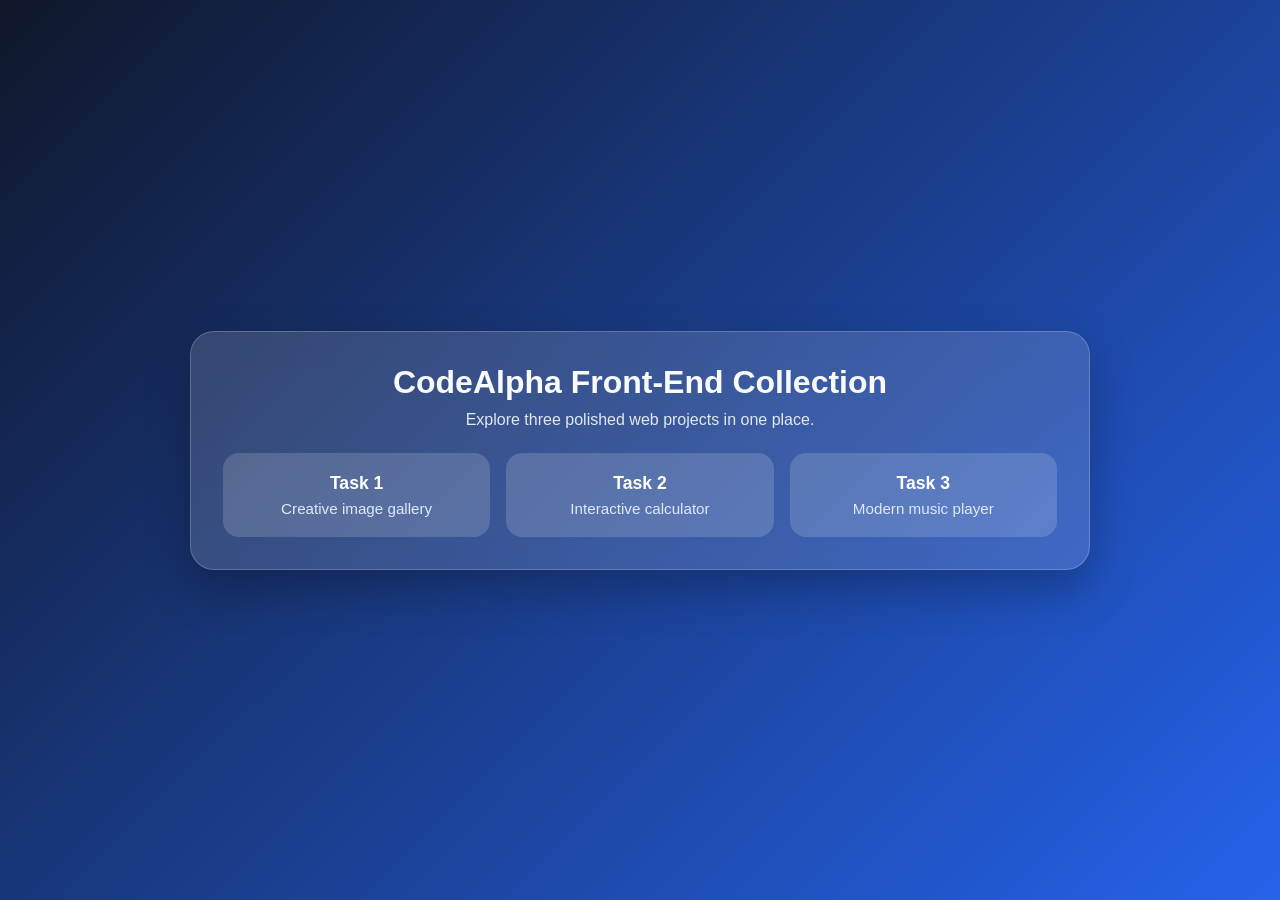
<file: index.html>
<!DOCTYPE html>
<html lang="en">
  <head>
    <meta charset="UTF-8" />
    <meta name="viewport" content="width=device-width, initial-scale=1.0" />
    <title>CodeAlpha Projects</title>
    <style>
      :root {
        color-scheme: dark;
      }

      * {
        box-sizing: border-box;
      }

      body {
        margin: 0;
        min-height: 100vh;
        font-family: Arial, Helvetica, sans-serif;
        display: flex;
        align-items: center;
        justify-content: center;
        padding: 24px;
        background: linear-gradient(135deg, #0f172a 0%, #2563eb 100%);
        color: #f8fafc;
      }

      .panel {
        width: min(900px, 100%);
        background: rgba(255, 255, 255, 0.14);
        backdrop-filter: blur(15px);
        border: 1px solid rgba(255, 255, 255, 0.2);
        border-radius: 24px;
        box-shadow: 0 20px 45px rgba(0, 0, 0, 0.25);
        padding: 32px;
        text-align: center;
      }

      h1 {
        margin: 0 0 10px;
        font-size: 2rem;
      }

      p {
        margin: 0 0 24px;
        color: #e2e8f0;
      }

      .grid {
        display: grid;
        gap: 16px;
        grid-template-columns: repeat(auto-fit, minmax(200px, 1fr));
      }

      .project-card {
        display: block;
        text-decoration: none;
        color: #fff;
        padding: 20px;
        border-radius: 16px;
        background: rgba(255, 255, 255, 0.16);
        transition: transform 0.2s ease, background 0.2s ease;
      }

      .project-card:hover {
        transform: translateY(-4px);
        background: rgba(255, 255, 255, 0.24);
      }

      .project-title {
        display: block;
        font-size: 1.1rem;
        font-weight: 700;
        margin-bottom: 6px;
      }

      .project-desc {
        display: block;
        font-size: 0.95rem;
        color: #dbeafe;
      }
    </style>
  </head>
  <body>
    <div class="panel">
      <h1>CodeAlpha Front-End Collection</h1>
      <p>Explore three polished web projects in one place.</p>

      <div class="grid">
        <a class="project-card" href="codealpha_task_1_image-gallery/index.html">
          <span class="project-title">Task 1</span>
          <span class="project-desc">Creative image gallery</span>
        </a>

        <a class="project-card" href="codealpha_task_2_calculator/index.html">
          <span class="project-title">Task 2</span>
          <span class="project-desc">Interactive calculator</span>
        </a>

        <a class="project-card" href="codealpha_task_3_music-player/index.html">
          <span class="project-title">Task 3</span>
          <span class="project-desc">Modern music player</span>
        </a>
      </div>
    </div>
  </body>
</html>
</file>
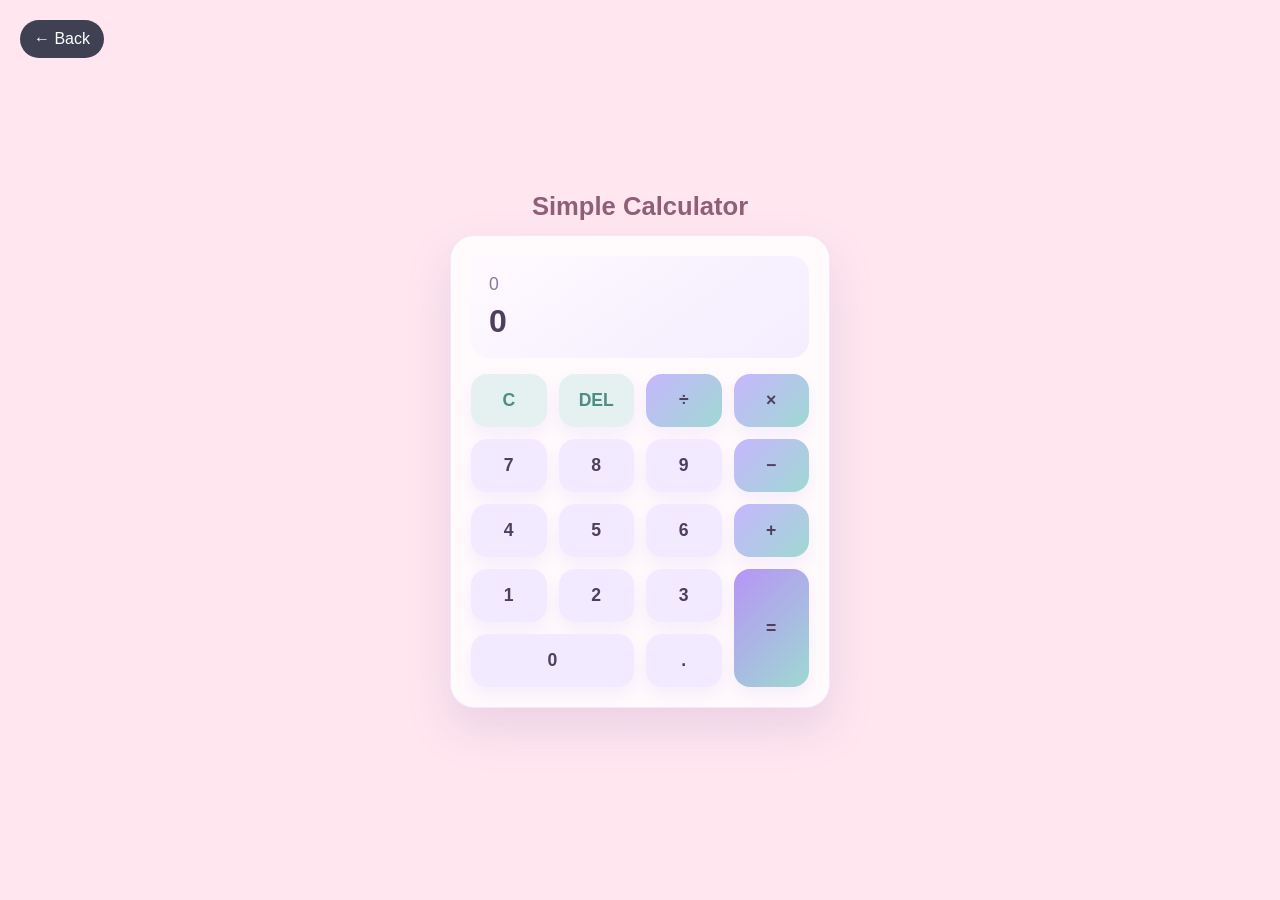
<file: codealpha_task_2_calculator/index.html>
<!DOCTYPE html>
<html lang="en">
  <head>
    <meta charset="UTF-8" />
    <meta name="viewport" content="width=device-width, initial-scale=1.0" />
    <title>Calculator</title>
    <link rel="stylesheet" href="style.css" />
  </head>
  <body>
    <a href="../index.html" style="position: fixed; top: 20px; left: 20px; z-index: 20; text-decoration: none; color: #fff; background: rgba(15, 23, 42, 0.8); padding: 10px 14px; border-radius: 999px; backdrop-filter: blur(8px);">← Back</a>
    <main class="calculator-shell">
      <h1 class="calculator-title">Simple Calculator</h1>
      <section class="calculator-card" aria-label="Calculator">
        <div class="display">
          <div id="expression" class="expression">0</div>
          <div id="result" class="result">0</div>
        </div>

        <div class="buttons">
          <button class="btn control" data-action="clear">C</button>
          <button class="btn control" data-action="delete">DEL</button>
          <button class="btn operator" data-value="/">÷</button>
          <button class="btn operator" data-value="*">×</button>

          <button class="btn number" data-value="7">7</button>
          <button class="btn number" data-value="8">8</button>
          <button class="btn number" data-value="9">9</button>
          <button class="btn operator" data-value="-">−</button>

          <button class="btn number" data-value="4">4</button>
          <button class="btn number" data-value="5">5</button>
          <button class="btn number" data-value="6">6</button>
          <button class="btn operator" data-value="+">+</button>

          <button class="btn number" data-value="1">1</button>
          <button class="btn number" data-value="2">2</button>
          <button class="btn number" data-value="3">3</button>
          <button class="btn equals" data-action="equals">=</button>

          <button class="btn number zero" data-value="0">0</button>
          <button class="btn number" data-value=".">.</button>
        </div>
      </section>
    </main>

    <script src="script.js"></script>
  </body>
</html>
</file>
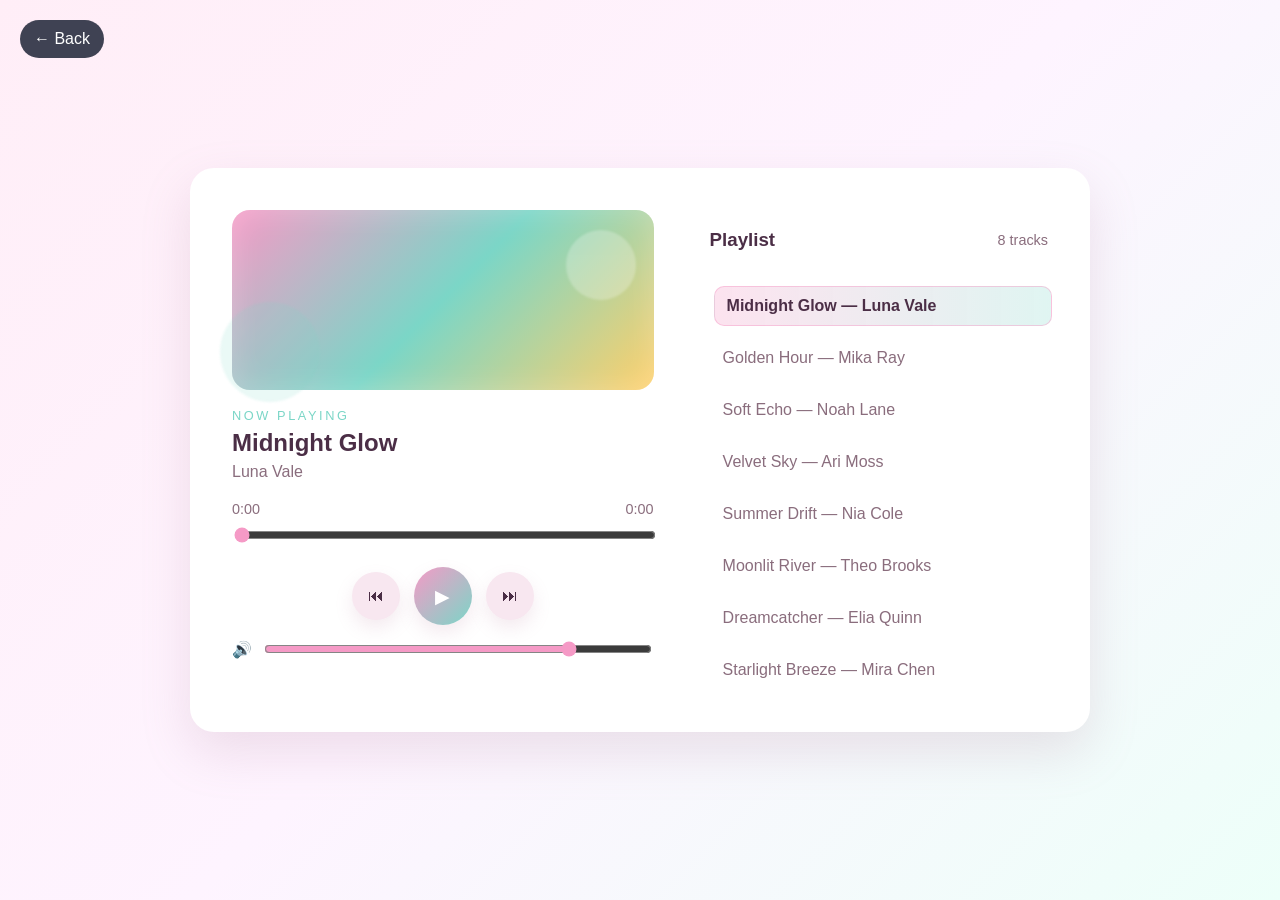
<file: codealpha_task_3_music-player/index.html>
<!DOCTYPE html>
<html lang="en">
  <head>
    <meta charset="UTF-8" />
    <meta name="viewport" content="width=device-width, initial-scale=1.0" />
    <title>Music Player</title>
    <link rel="stylesheet" href="style.css" />
  </head>
  <body>
    <a href="../index.html" style="position: fixed; top: 20px; left: 20px; z-index: 20; text-decoration: none; color: #fff; background: rgba(15, 23, 42, 0.8); padding: 10px 14px; border-radius: 999px; backdrop-filter: blur(8px);">← Back</a>
    <main class="player-shell">
      <section class="player-card">
        <div class="player-main">
          <div class="player-panel">
            <div class="cover-wrap">
              <div class="cover"></div>
              <div class="orb orb-one"></div>
              <div class="orb orb-two"></div>
            </div>
            <div class="info">
              <p class="eyebrow">Now Playing</p>
              <h1 id="title">Midnight Glow</h1>
              <p id="artist">Luna Vale</p>
            </div>

            <div class="progress-wrap">
              <div class="time-row">
                <span id="current-time">0:00</span>
                <span id="duration">0:00</span>
              </div>
              <input id="progress" type="range" min="0" max="100" value="0" />
            </div>

            <div class="controls">
              <button id="prev" class="control-btn">⏮</button>
              <button id="playPause" class="play-btn">▶</button>
              <button id="next" class="control-btn">⏭</button>
            </div>

            <div class="volume-row">
              <span>🔊</span>
              <input id="volume" type="range" min="0" max="1" step="0.1" value="0.8" />
            </div>
          </div>

          <div class="playlist-panel">
            <div class="playlist-header">
              <h3>Playlist</h3>
              <span>8 tracks</span>
            </div>
            <ul id="playlist"></ul>
          </div>
        </div>
      </section>
    </main>

    <script src="script.js"></script>
  </body>
</html>
</file>
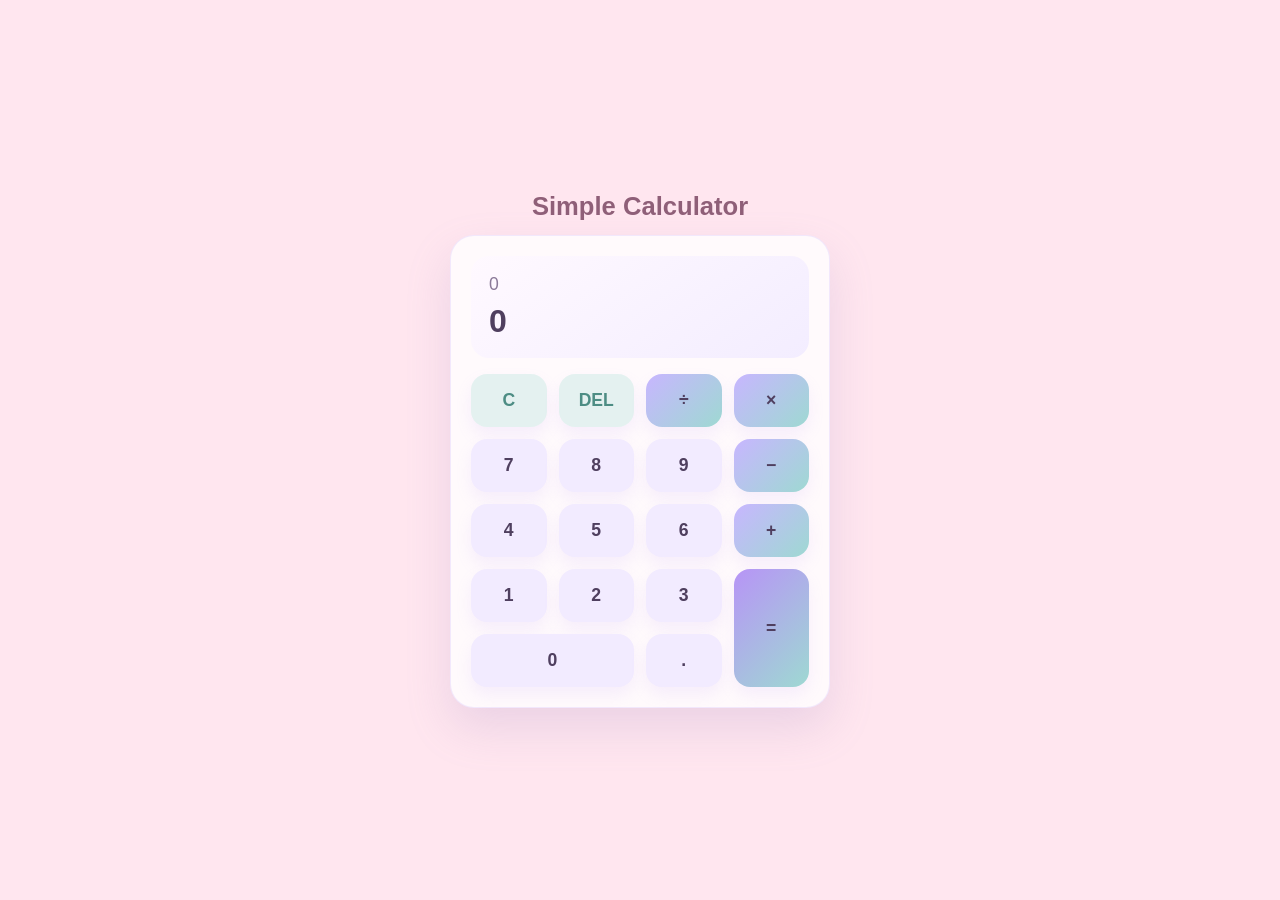
<file: calculator.html>
<!DOCTYPE html>
<html lang="en">
  <head>
    <meta charset="UTF-8" />
    <meta name="viewport" content="width=device-width, initial-scale=1.0" />
    <title>Calculator</title>
    <link rel="stylesheet" href="calculator.css" />
  </head>
  <body>
    <main class="calculator-shell">
      <h1 class="calculator-title">Simple Calculator</h1>
      <section class="calculator-card" aria-label="Calculator">
        <div class="display">
          <div id="expression" class="expression">0</div>
          <div id="result" class="result">0</div>
        </div>

        <div class="buttons">
          <button class="btn control" data-action="clear">C</button>
          <button class="btn control" data-action="delete">DEL</button>
          <button class="btn operator" data-value="/">÷</button>
          <button class="btn operator" data-value="*">×</button>

          <button class="btn number" data-value="7">7</button>
          <button class="btn number" data-value="8">8</button>
          <button class="btn number" data-value="9">9</button>
          <button class="btn operator" data-value="-">−</button>

          <button class="btn number" data-value="4">4</button>
          <button class="btn number" data-value="5">5</button>
          <button class="btn number" data-value="6">6</button>
          <button class="btn operator" data-value="+">+</button>

          <button class="btn number" data-value="1">1</button>
          <button class="btn number" data-value="2">2</button>
          <button class="btn number" data-value="3">3</button>
          <button class="btn equals" data-action="equals">=</button>

          <button class="btn number zero" data-value="0">0</button>
          <button class="btn number" data-value=".">.</button>
        </div>
      </section>
    </main>

    <script src="calculator.js"></script>
  </body>
</html>
</file>
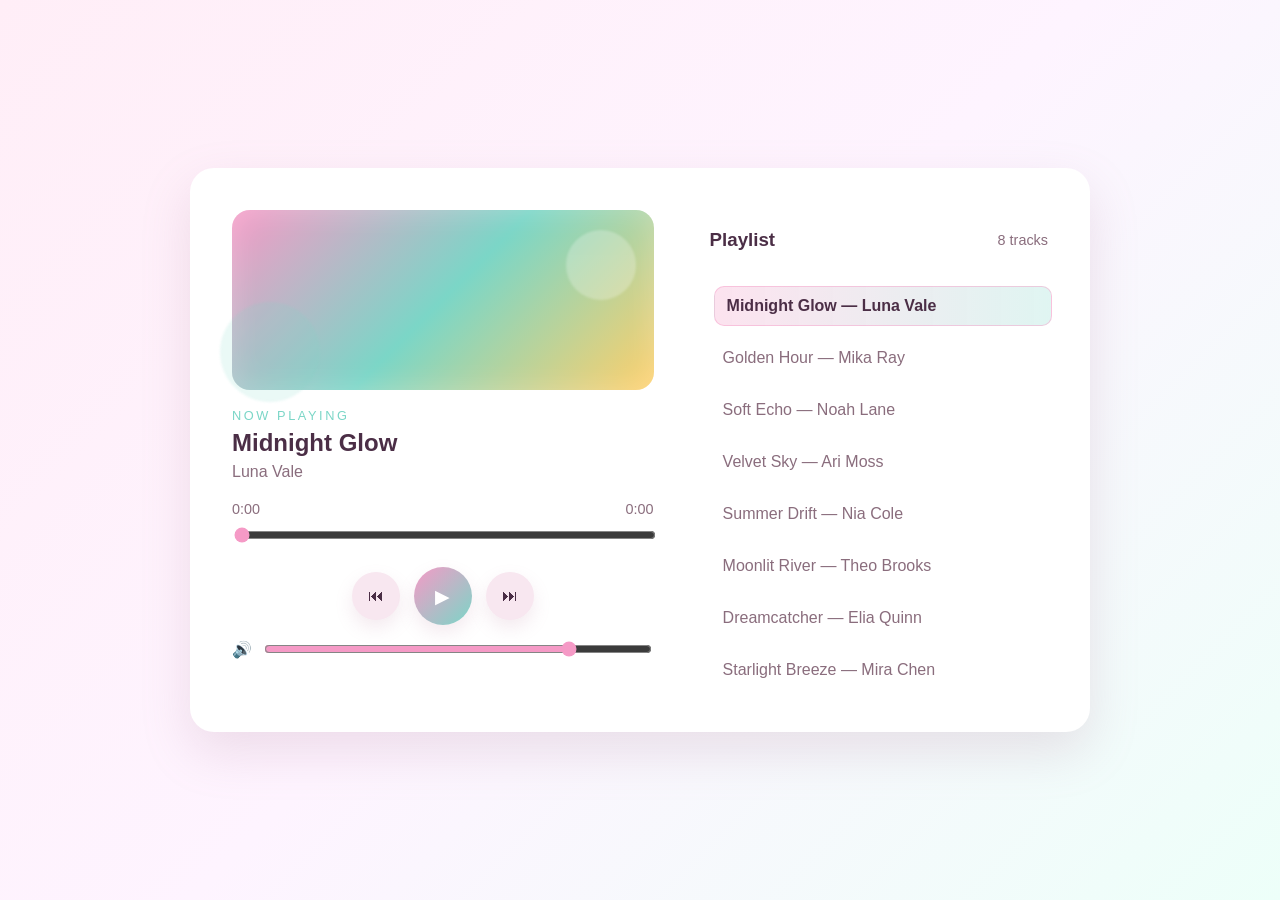
<file: music-player.html>
<!DOCTYPE html>
<html lang="en">
  <head>
    <meta charset="UTF-8" />
    <meta name="viewport" content="width=device-width, initial-scale=1.0" />
    <title>Music Player</title>
    <link rel="stylesheet" href="music-player.css" />
  </head>
  <body>
    <main class="player-shell">
      <section class="player-card">
        <div class="player-main">
          <div class="player-panel">
            <div class="cover-wrap">
              <div class="cover"></div>
              <div class="orb orb-one"></div>
              <div class="orb orb-two"></div>
            </div>
            <div class="info">
              <p class="eyebrow">Now Playing</p>
              <h1 id="title">Midnight Glow</h1>
              <p id="artist">Luna Vale</p>
            </div>

            <div class="progress-wrap">
              <div class="time-row">
                <span id="current-time">0:00</span>
                <span id="duration">0:00</span>
              </div>
              <input id="progress" type="range" min="0" max="100" value="0" />
            </div>

            <div class="controls">
              <button id="prev" class="control-btn">⏮</button>
              <button id="playPause" class="play-btn">▶</button>
              <button id="next" class="control-btn">⏭</button>
            </div>

            <div class="volume-row">
              <span>🔊</span>
              <input id="volume" type="range" min="0" max="1" step="0.1" value="0.8" />
            </div>
          </div>

          <div class="playlist-panel">
            <div class="playlist-header">
              <h3>Playlist</h3>
              <span>8 tracks</span>
            </div>
            <ul id="playlist"></ul>
          </div>
        </div>
      </section>
    </main>

    <script src="music-player.js"></script>
  </body>
</html>
</file>
<file: codealpha_task_2_calculator/style.css>
:root {
  color-scheme: light;
  --bg: #ffe6ef;
  --card: #fffafc;
  --text: #4f3f5f;
  --muted: #8b7a99;
  --accent: #b794f6;
  --accent-2: #8dd3c7;
  --button: #f2ebff;
  --button-hover: #e8dcff;
  --operator: linear-gradient(135deg, #c8b6ff, #9ed9d2);
}

* {
  box-sizing: border-box;
}

body {
  margin: 0;
  min-height: 100vh;
  font-family: "Segoe UI", Tahoma, Geneva, Verdana, sans-serif;
  display: grid;
  place-items: center;
  background: var(--bg);
  color: var(--text);
  padding: 20px;
}

.calculator-shell {
  width: min(100%, 380px);
}

.calculator-title {
  text-align: center;
  margin: 0 0 14px;
  color: #8f5f78;
  font-size: 1.6rem;
  font-weight: 700;
}

.calculator-card {
  background: var(--card);
  border: 1px solid rgba(183, 148, 246, 0.18);
  border-radius: 24px;
  padding: 20px;
  box-shadow: 0 20px 45px rgba(153, 128, 190, 0.2);
}

.display {
  background: linear-gradient(145deg, #fff9ff, #f3edff);
  border-radius: 18px;
  padding: 18px;
  margin-bottom: 16px;
  min-height: 100px;
  display: flex;
  flex-direction: column;
  justify-content: flex-end;
  gap: 8px;
}

.expression {
  font-size: 1.1rem;
  color: var(--muted);
  word-break: break-all;
}

.result {
  font-size: 2rem;
  font-weight: 600;
  word-break: break-all;
}

.buttons {
  display: grid;
  grid-template-columns: repeat(4, 1fr);
  gap: 12px;
}

.btn {
  border: none;
  border-radius: 16px;
  padding: 16px 0;
  font-size: 1.1rem;
  font-weight: 600;
  cursor: pointer;
  transition: transform 0.15s ease, background 0.2s ease;
  color: var(--text);
  background: var(--button);
  box-shadow: 0 8px 16px rgba(183, 148, 246, 0.12);
}

.btn:hover {
  transform: translateY(-2px);
  background: var(--button-hover);
}

.btn:active {
  transform: scale(0.98);
}

.operator {
  background: var(--operator);
}

.operator:hover {
  background: linear-gradient(135deg, #c8b6ff, #afe4dc);
}

.control {
  background: rgba(141, 211, 199, 0.24);
  color: #4d8d84;
}

.equals {
  background: linear-gradient(135deg, var(--accent), #9ed9d2);
  grid-row: span 2;
}

.zero {
  grid-column: span 2;
}

@media (max-width: 420px) {
  .calculator-card {
    padding: 16px;
  }

  .btn {
    padding: 14px 0;
  }
}
</file>
<file: codealpha_task_3_music-player/style.css>
:root {
  --bg: #fff7fb;
  --card: #ffffff;
  --text: #4b2e46;
  --muted: #8a6d7d;
  --accent: #f59ac6;
  --accent-2: #7bd6c7;
  --accent-3: #ffcf69;
}

* {
  box-sizing: border-box;
}

body {
  margin: 0;
  min-height: 100vh;
  font-family: "Segoe UI", Tahoma, Geneva, Verdana, sans-serif;
  display: grid;
  place-items: center;
  background: linear-gradient(135deg, #ffeef7 0%, #fef4ff 50%, #edfff9 100%);
  color: var(--text);
  padding: 20px;
}

.player-shell {
  width: min(100%, 900px);
}

.player-card {
  background: var(--card);
  border-radius: 24px;
  padding: 24px;
  box-shadow: 0 20px 50px rgba(170, 123, 152, 0.2);
  overflow: hidden;
  position: relative;
}

.player-main {
  display: grid;
  grid-template-columns: 1.1fr 0.9fr;
  gap: 20px;
}

.player-panel,
.playlist-panel {
  background: rgba(255,255,255,0.55);
  border-radius: 20px;
  padding: 18px;
}

.cover-wrap {
  position: relative;
  margin-bottom: 18px;
}

.cover {
  height: 180px;
  border-radius: 18px;
  background: linear-gradient(135deg, var(--accent), var(--accent-2), var(--accent-3));
  box-shadow: inset 0 0 30px rgba(255,255,255,0.25);
  animation: float 6s ease-in-out infinite;
}

.orb {
  position: absolute;
  border-radius: 50%;
  filter: blur(1px);
  opacity: 0.45;
  animation: pulse 4s ease-in-out infinite;
}

.orb-one {
  width: 70px;
  height: 70px;
  background: rgba(255,255,255,0.55);
  top: 20px;
  right: 18px;
}

.orb-two {
  width: 100px;
  height: 100px;
  background: rgba(123, 214, 199, 0.35);
  bottom: -12px;
  left: -12px;
}

.eyebrow {
  color: var(--accent-2);
  font-size: 0.8rem;
  letter-spacing: 0.2em;
  text-transform: uppercase;
  margin-bottom: 6px;
}

h1 {
  margin: 0 0 6px;
  font-size: 1.5rem;
}

#artist {
  margin: 0;
  color: var(--muted);
}

.progress-wrap {
  margin: 20px 0;
}

.time-row {
  display: flex;
  justify-content: space-between;
  color: var(--muted);
  font-size: 0.9rem;
  margin-bottom: 8px;
}

input[type="range"] {
  width: 100%;
  accent-color: var(--accent);
  cursor: pointer;
}

.controls {
  display: flex;
  justify-content: center;
  align-items: center;
  gap: 14px;
  margin-bottom: 14px;
}

.control-btn, .play-btn {
  box-shadow: 0 8px 18px rgba(186, 127, 157, 0.16);
}

.control-btn,
.play-btn {
  border: none;
  border-radius: 50%;
  width: 48px;
  height: 48px;
  font-size: 1rem;
  cursor: pointer;
  transition: transform 0.2s ease;
}

.control-btn {
  background: #f8e7f0;
  color: var(--text);
}

.play-btn {
  background: linear-gradient(135deg, var(--accent), var(--accent-2));
  color: white;
  width: 58px;
  height: 58px;
  font-size: 1.2rem;
}

.control-btn:hover,
.play-btn:hover {
  transform: scale(1.05);
}

.volume-row {
  display: flex;
  align-items: center;
  gap: 10px;
  margin-bottom: 16px;
  color: var(--muted);
}

.playlist-header {
  display: flex;
  justify-content: space-between;
  align-items: center;
  margin-bottom: 10px;
}

.playlist-header span {
  color: var(--muted);
  font-size: 0.9rem;
}

#playlist {
  list-style: none;
  padding: 0;
  margin: 0;
  display: flex;
  flex-direction: column;
  gap: 6px;
}

#playlist li {
  padding: 10px 12px;
  margin-top: 6px;
  border-radius: 10px;
  border: 1px solid transparent;
  cursor: pointer;
  color: var(--muted);
  transition: background 0.2s ease, transform 0.2s ease, border-color 0.2s ease, color 0.2s ease;
}

#playlist li:hover {
  background: linear-gradient(90deg, rgba(245, 154, 198, 0.16), rgba(123, 214, 199, 0.18));
  color: var(--text);
  transform: translateX(4px);
}

#playlist li.active {
  background: linear-gradient(90deg, rgba(245, 154, 198, 0.28), rgba(123, 214, 199, 0.24));
  color: var(--text);
  border-color: rgba(245, 154, 198, 0.45);
  font-weight: 700;
  transform: translateX(4px);
}

@media (max-width: 760px) {
  .player-main {
    grid-template-columns: 1fr;
  }
}

@keyframes float {
  0%, 100% { transform: translateY(0px); }
  50% { transform: translateY(-6px); }
}

@keyframes pulse {
  0%, 100% { transform: scale(1); opacity: 0.45; }
  50% { transform: scale(1.08); opacity: 0.7; }
}
</file>
<file: calculator.css>
:root {
  color-scheme: light;
  --bg: #ffe6ef;
  --card: #fffafc;
  --text: #4f3f5f;
  --muted: #8b7a99;
  --accent: #b794f6;
  --accent-2: #8dd3c7;
  --button: #f2ebff;
  --button-hover: #e8dcff;
  --operator: linear-gradient(135deg, #c8b6ff, #9ed9d2);
}

* {
  box-sizing: border-box;
}

body {
  margin: 0;
  min-height: 100vh;
  font-family: "Segoe UI", Tahoma, Geneva, Verdana, sans-serif;
  display: grid;
  place-items: center;
  background: var(--bg);
  color: var(--text);
  padding: 20px;
}

.calculator-shell {
  width: min(100%, 380px);
}

.calculator-title {
  text-align: center;
  margin: 0 0 14px;
  color: #8f5f78;
  font-size: 1.6rem;
  font-weight: 700;
}

.calculator-card {
  background: var(--card);
  border: 1px solid rgba(183, 148, 246, 0.18);
  border-radius: 24px;
  padding: 20px;
  box-shadow: 0 20px 45px rgba(153, 128, 190, 0.2);
}

.display {
  background: linear-gradient(145deg, #fff9ff, #f3edff);
  border-radius: 18px;
  padding: 18px;
  margin-bottom: 16px;
  min-height: 100px;
  display: flex;
  flex-direction: column;
  justify-content: flex-end;
  gap: 8px;
}

.expression {
  font-size: 1.1rem;
  color: var(--muted);
  word-break: break-all;
}

.result {
  font-size: 2rem;
  font-weight: 600;
  word-break: break-all;
}

.buttons {
  display: grid;
  grid-template-columns: repeat(4, 1fr);
  gap: 12px;
}

.btn {
  border: none;
  border-radius: 16px;
  padding: 16px 0;
  font-size: 1.1rem;
  font-weight: 600;
  cursor: pointer;
  transition: transform 0.15s ease, background 0.2s ease;
  color: var(--text);
  background: var(--button);
  box-shadow: 0 8px 16px rgba(183, 148, 246, 0.12);
}

.btn:hover {
  transform: translateY(-2px);
  background: var(--button-hover);
}

.btn:active {
  transform: scale(0.98);
}

.operator {
  background: var(--operator);
}

.operator:hover {
  background: linear-gradient(135deg, #c8b6ff, #afe4dc);
}

.control {
  background: rgba(141, 211, 199, 0.24);
  color: #4d8d84;
}

.equals {
  background: linear-gradient(135deg, var(--accent), #9ed9d2);
  grid-row: span 2;
}

.zero {
  grid-column: span 2;
}

@media (max-width: 420px) {
  .calculator-card {
    padding: 16px;
  }

  .btn {
    padding: 14px 0;
  }
}
</file>
<file: music-player.css>
:root {
  --bg: #fff7fb;
  --card: #ffffff;
  --text: #4b2e46;
  --muted: #8a6d7d;
  --accent: #f59ac6;
  --accent-2: #7bd6c7;
  --accent-3: #ffcf69;
}

* {
  box-sizing: border-box;
}

body {
  margin: 0;
  min-height: 100vh;
  font-family: "Segoe UI", Tahoma, Geneva, Verdana, sans-serif;
  display: grid;
  place-items: center;
  background: linear-gradient(135deg, #ffeef7 0%, #fef4ff 50%, #edfff9 100%);
  color: var(--text);
  padding: 20px;
}

.player-shell {
  width: min(100%, 900px);
}

.player-card {
  background: var(--card);
  border-radius: 24px;
  padding: 24px;
  box-shadow: 0 20px 50px rgba(170, 123, 152, 0.2);
  overflow: hidden;
  position: relative;
}

.player-main {
  display: grid;
  grid-template-columns: 1.1fr 0.9fr;
  gap: 20px;
}

.player-panel,
.playlist-panel {
  background: rgba(255,255,255,0.55);
  border-radius: 20px;
  padding: 18px;
}

.cover-wrap {
  position: relative;
  margin-bottom: 18px;
}

.cover {
  height: 180px;
  border-radius: 18px;
  background: linear-gradient(135deg, var(--accent), var(--accent-2), var(--accent-3));
  box-shadow: inset 0 0 30px rgba(255,255,255,0.25);
  animation: float 6s ease-in-out infinite;
}

.orb {
  position: absolute;
  border-radius: 50%;
  filter: blur(1px);
  opacity: 0.45;
  animation: pulse 4s ease-in-out infinite;
}

.orb-one {
  width: 70px;
  height: 70px;
  background: rgba(255,255,255,0.55);
  top: 20px;
  right: 18px;
}

.orb-two {
  width: 100px;
  height: 100px;
  background: rgba(123, 214, 199, 0.35);
  bottom: -12px;
  left: -12px;
}

.eyebrow {
  color: var(--accent-2);
  font-size: 0.8rem;
  letter-spacing: 0.2em;
  text-transform: uppercase;
  margin-bottom: 6px;
}

h1 {
  margin: 0 0 6px;
  font-size: 1.5rem;
}

#artist {
  margin: 0;
  color: var(--muted);
}

.progress-wrap {
  margin: 20px 0;
}

.time-row {
  display: flex;
  justify-content: space-between;
  color: var(--muted);
  font-size: 0.9rem;
  margin-bottom: 8px;
}

input[type="range"] {
  width: 100%;
  accent-color: var(--accent);
  cursor: pointer;
}

.controls {
  display: flex;
  justify-content: center;
  align-items: center;
  gap: 14px;
  margin-bottom: 14px;
}

.control-btn, .play-btn {
  box-shadow: 0 8px 18px rgba(186, 127, 157, 0.16);
}

.control-btn,
.play-btn {
  border: none;
  border-radius: 50%;
  width: 48px;
  height: 48px;
  font-size: 1rem;
  cursor: pointer;
  transition: transform 0.2s ease;
}

.control-btn {
  background: #f8e7f0;
  color: var(--text);
}

.play-btn {
  background: linear-gradient(135deg, var(--accent), var(--accent-2));
  color: white;
  width: 58px;
  height: 58px;
  font-size: 1.2rem;
}

.control-btn:hover,
.play-btn:hover {
  transform: scale(1.05);
}

.volume-row {
  display: flex;
  align-items: center;
  gap: 10px;
  margin-bottom: 16px;
  color: var(--muted);
}

.playlist-header {
  display: flex;
  justify-content: space-between;
  align-items: center;
  margin-bottom: 10px;
}

.playlist-header span {
  color: var(--muted);
  font-size: 0.9rem;
}

#playlist {
  list-style: none;
  padding: 0;
  margin: 0;
  display: flex;
  flex-direction: column;
  gap: 6px;
}

#playlist li {
  padding: 10px 12px;
  margin-top: 6px;
  border-radius: 10px;
  border: 1px solid transparent;
  cursor: pointer;
  color: var(--muted);
  transition: background 0.2s ease, transform 0.2s ease, border-color 0.2s ease, color 0.2s ease;
}

#playlist li:hover {
  background: linear-gradient(90deg, rgba(245, 154, 198, 0.16), rgba(123, 214, 199, 0.18));
  color: var(--text);
  transform: translateX(4px);
}

#playlist li.active {
  background: linear-gradient(90deg, rgba(245, 154, 198, 0.28), rgba(123, 214, 199, 0.24));
  color: var(--text);
  border-color: rgba(245, 154, 198, 0.45);
  font-weight: 700;
  transform: translateX(4px);
}

@media (max-width: 760px) {
  .player-main {
    grid-template-columns: 1fr;
  }
}

@keyframes float {
  0%, 100% { transform: translateY(0px); }
  50% { transform: translateY(-6px); }
}

@keyframes pulse {
  0%, 100% { transform: scale(1); opacity: 0.45; }
  50% { transform: scale(1.08); opacity: 0.7; }
}
</file>
